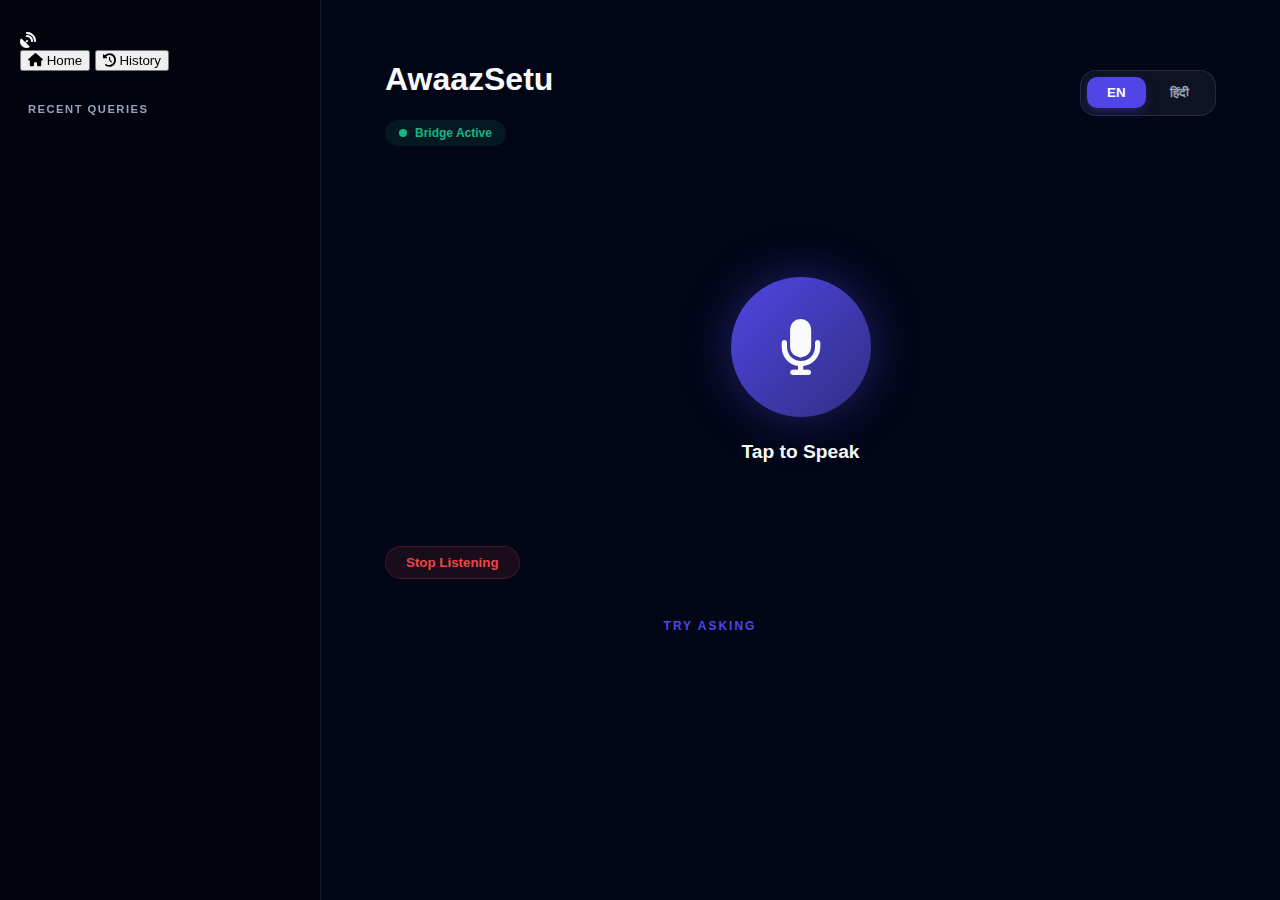
<file: public/index.html>
<!DOCTYPE html>
<html lang="en">
<head>
    <meta charset="UTF-8">
    <meta name="viewport" content="width=device-width, initial-scale=1.0">
    <title>AwaazSetu | Elite Voice Bridge</title>
    <link rel="stylesheet" href="styles.css">
    <link rel="stylesheet" href="https://cdnjs.cloudflare.com/ajax/libs/font-awesome/6.4.0/css/all.min.css">
</head>
<body>
    <div class="app-layout">
        <aside class="sidebar">
            <div class="side-logo-container"><i class="fas fa-satellite-dish"></i></div>
            <nav class="side-nav">
                <button class="nav-btn active"><i class="fas fa-home"></i> <span id="nav-home">Home</span></button>
                <button class="nav-btn" onclick="window.location.href='history.html'">
                    <i class="fas fa-history"></i> <span id="nav-hist">History</span>
                </button>
            </nav>
            <div class="history-label" id="side-recent">RECENT QUERIES</div>
            <div id="history-list" class="history-container"></div>
        </aside>

        <main class="main-content">
            <header class="top-bar">
                <div class="brand-container">
                    <h1 class="glow-text">AwaazSetu</h1>
                    <div class="status-pill"><span class="pulse-dot"></span> <span id="status-text">Bridge Active</span></div>
                </div>
                <div class="language-pill">
                    <button class="lang-btn active" data-lang="en">EN</button>
                    <button class="lang-btn" data-lang="hi">हिंदी</button>
                </div>
            </header>

            <div class="interaction-zone">
                <div class="interaction-card">
                    <div class="mic-portal" id="mic-button">
                        <div class="inner-circle" id="mic-container"><i class="fas fa-microphone"></i></div>
                        <h2 id="mic-label">Tap to Speak</h2>
                    </div>
                    <button id="pause-btn" class="stop-trigger">Stop Listening</button>
                    <div class="response-panel" id="response-section" style="display: none; margin-top:20px;">
                        <p id="response-text" style="color: white;"></p>
                    </div>
                </div>

                <div class="suggestion-section" style="width: 100%; max-width: 650px; margin-top: 40px; text-align: center;">
                    <p id="grid-label" style="font-size:0.75rem; color:var(--primary); font-weight:800; letter-spacing:2px;">TRY ASKING</p>
                    <div id="command-grid" class="command-grid-layout"></div>
                </div>
            </div>
        </main>
    </div>
    <textarea id="user-input" style="display:none;"></textarea>
    <script src="app.js"></script>
</body>
</html>
</file>
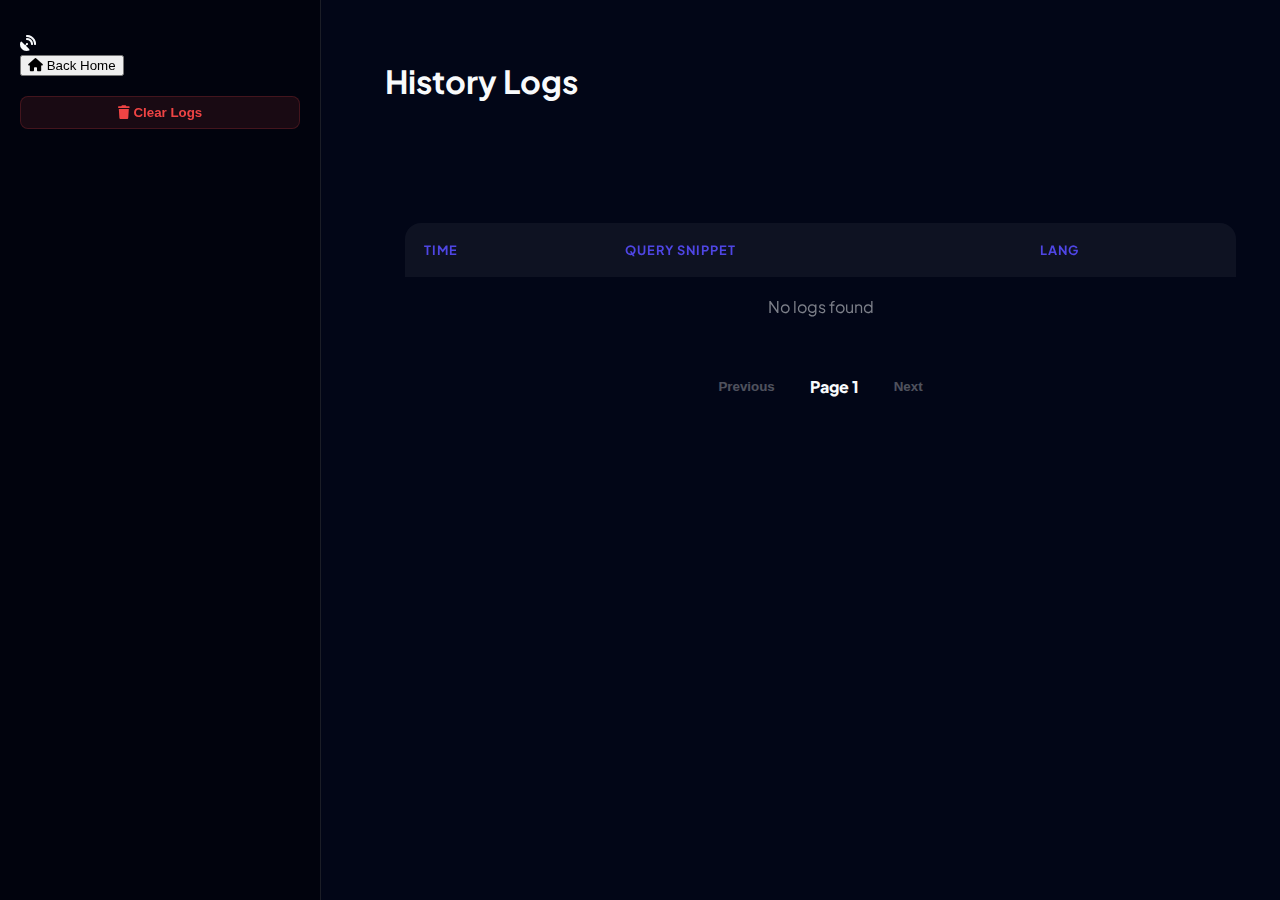
<file: public/history.html>
<!DOCTYPE html>
<html lang="en">
<head>
    <meta charset="UTF-8">
    <meta name="viewport" content="width=device-width, initial-scale=1.0">
    <title>AwaazSetu | Activity Logs</title>
    <link rel="stylesheet" href="styles.css">
    <link rel="stylesheet" href="https://cdnjs.cloudflare.com/ajax/libs/font-awesome/6.4.0/css/all.min.css">
    <link href="https://fonts.googleapis.com/css2?family=Plus+Jakarta+Sans:wght@400;600;800&display=swap" rel="stylesheet">
    <style>
        .history-table { width: 100%; border-collapse: collapse; margin-top: 2rem; background: var(--glass); border-radius: 16px; overflow: hidden; backdrop-filter: blur(20px); }
        .history-table th, .history-table td { padding: 1.2rem; text-align: left; border-bottom: 1px solid var(--border); }
        .history-table th { background: rgba(255,255,255,0.05); color: var(--primary); text-transform: uppercase; font-size: 0.8rem; letter-spacing: 1px; }
        .pagination { margin: 2rem 0; display: flex; gap: 15px; justify-content: center; align-items: center; }
        .page-btn { background: var(--glass); border: 1px solid var(--border); color: white; padding: 10px 20px; border-radius: 8px; cursor: pointer; transition: 0.3s; font-weight: 600; }
        .page-btn:disabled { opacity: 0.3; cursor: not-allowed; }
        .page-btn:hover:not(:disabled) { background: var(--primary); }
        .clear-btn { background: rgba(239, 68, 68, 0.1); color: #ef4444; border: 1px solid rgba(239, 68, 68, 0.2); padding: 8px 16px; border-radius: 8px; cursor: pointer; font-weight: 700; margin-top: 20px; }
    </style>
</head>
<body>
    <div class="app-layout">
        <aside class="sidebar">
            <div class="side-logo-container"><i class="fas fa-satellite-dish"></i></div>
            <nav class="side-nav">
                <button class="nav-btn" onclick="window.location.href='index.html'"><i class="fas fa-home"></i> <span>Back Home</span></button>
            </nav>
            <button class="clear-btn" onclick="clearLogs()"><i class="fas fa-trash"></i> Clear Logs</button>
        </aside>
        <main class="main-content">
            <header class="top-bar">
                <div class="brand-container"><h1 class="glow-text">History Logs</h1></div>
            </header>
            <div style="max-width: 900px; margin: 0 auto; width: 100%; padding: 20px;">
                <table class="history-table">
                    <thead><tr><th>Time</th><th>Query Snippet</th><th>Lang</th></tr></thead>
                    <tbody id="history-body"></tbody>
                </table>
                <div class="pagination">
                    <button id="prev-btn" class="page-btn">Previous</button>
                    <span id="page-num" style="font-weight: 800;">Page 1</span>
                    <button id="next-btn" class="page-btn">Next</button>
                </div>
            </div>
        </main>
    </div>
    <script>
        let currentPage = 1;
        const itemsPerPage = 10;
        let fullHistory = JSON.parse(localStorage.getItem('awaazSetu_FullHistory') || '[]');

        function renderPage(page) {
            const start = (page - 1) * itemsPerPage;
            const end = start + itemsPerPage;
            const items = fullHistory.slice(start, end);
            const tbody = document.getElementById('history-body');
            
            if (items.length === 0) {
                tbody.innerHTML = "<tr><td colspan='3' style='text-align:center; opacity:0.5;'>No logs found</td></tr>";
            } else {
                tbody.innerHTML = items.map(i => `<tr><td>${i.time}</td><td>${i.text}</td><td>${i.lang.toUpperCase()}</td></tr>`).join('');
            }

            document.getElementById('page-num').textContent = `Page ${page}`;
            document.getElementById('prev-btn').disabled = page === 1;
            document.getElementById('next-btn').disabled = end >= fullHistory.length;
        }

        function clearLogs() {
            if(confirm("Wipe all query history?")) {
                localStorage.removeItem('awaazSetu_FullHistory');
                fullHistory = [];
                renderPage(1);
            }
        }

        document.getElementById('prev-btn').onclick = () => { if(currentPage > 1) renderPage(--currentPage); };
        document.getElementById('next-btn').onclick = () => { if(currentPage * itemsPerPage < fullHistory.length) renderPage(++currentPage); };
        renderPage(1);
    </script>
</body>
</html>
</file>
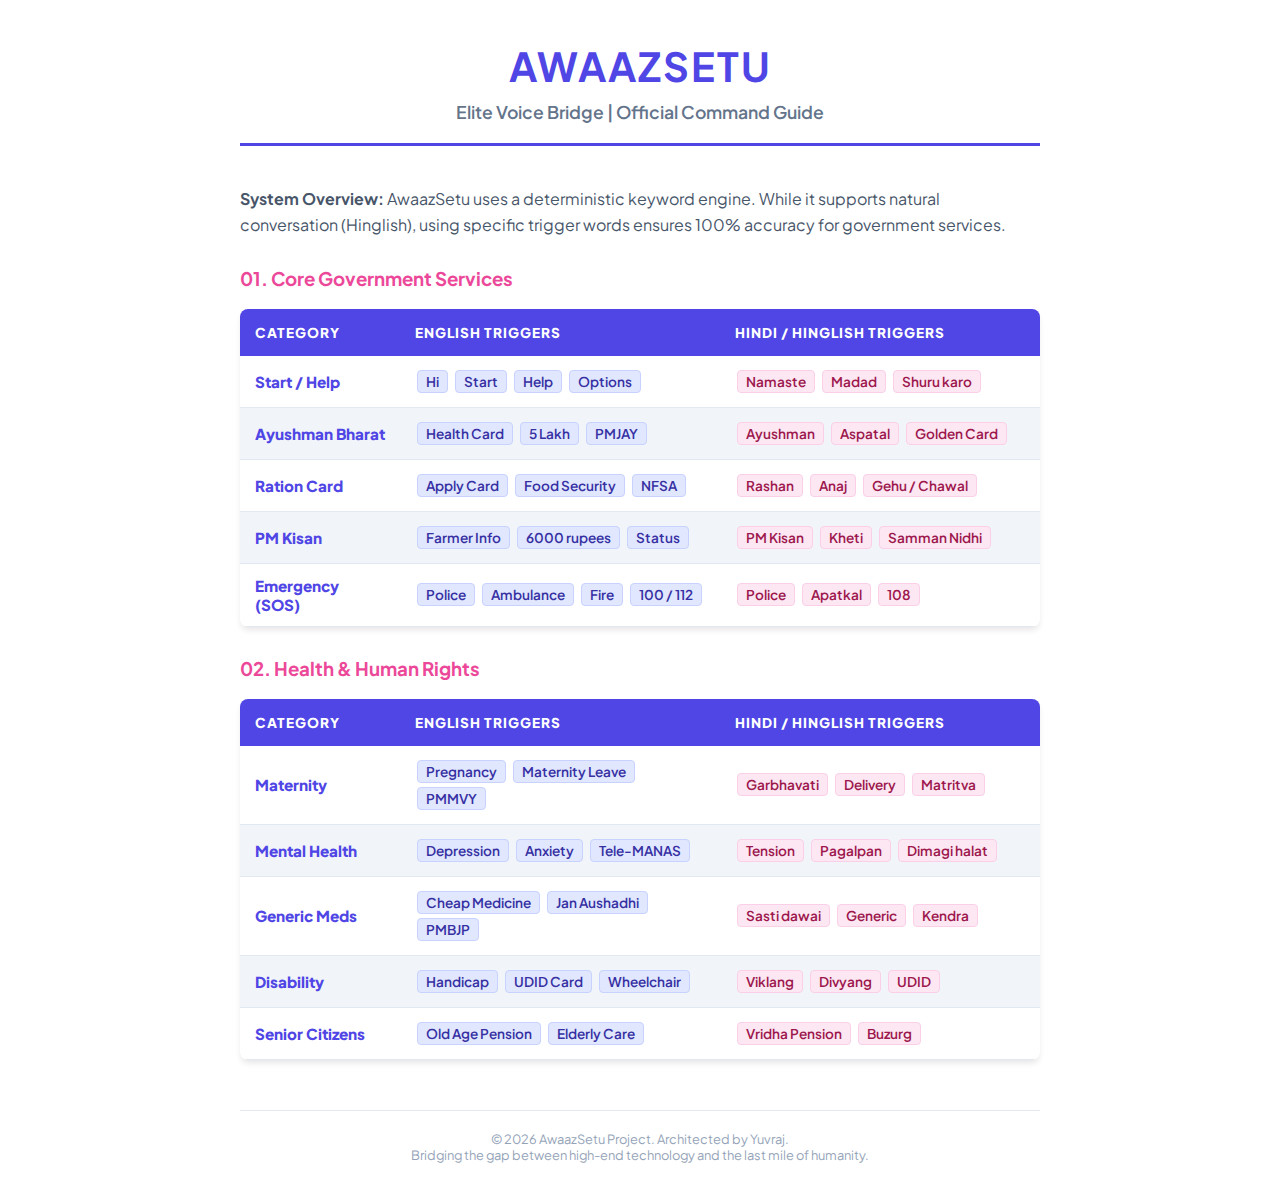
<file: static/docs/Command_Guide.html>
<!DOCTYPE html>
<html lang="en">
<head>
    <meta charset="UTF-8">
    <title>AwaazSetu Command Guide</title>
    <style>
        @import url('https://fonts.googleapis.com/css2?family=Plus+Jakarta+Sans:wght@400;600;800&display=swap');
        
        body {
            font-family: 'Plus Jakarta Sans', sans-serif;
            color: #1e293b;
            max-width: 800px;
            margin: 0 auto;
            padding: 40px;
        }

        /* Branding Colors */
        :root {
            --primary: #4f46e5; /* Indigo */
            --secondary: #ec4899; /* Pink */
            --bg-light: #f8fafc;
        }

        /* Header Styling */
        header {
            text-align: center;
            margin-bottom: 40px;
            border-bottom: 3px solid var(--primary);
            padding-bottom: 20px;
        }
        h1 {
            color: var(--primary);
            font-size: 2.5rem;
            margin: 0;
            text-transform: uppercase;
            letter-spacing: 2px;
        }
        .subtitle {
            color: #64748b;
            font-size: 1.1rem;
            font-weight: 600;
            margin-top: 10px;
        }

        /* Table Styling */
        table {
            width: 100%;
            border-collapse: collapse;
            margin-bottom: 30px;
            box-shadow: 0 4px 6px -1px rgba(0, 0, 0, 0.1);
            border-radius: 8px;
            overflow: hidden;
        }
        
        thead {
            background: var(--primary);
            color: white;
        }
        
        th {
            text-align: left;
            padding: 15px;
            font-weight: 800;
            text-transform: uppercase;
            font-size: 0.85rem;
            letter-spacing: 1px;
        }

        td {
            padding: 12px 15px;
            border-bottom: 1px solid #e2e8f0;
            font-size: 0.95rem;
        }

        tr:nth-child(even) {
            background-color: #f1f5f9;
        }

        /* Badge Styling for Commands */
        .cmd {
            display: inline-block;
            background: #e0e7ff;
            color: #3730a3;
            padding: 2px 8px;
            border-radius: 4px;
            font-size: 0.85rem;
            font-weight: 600;
            margin: 2px;
            border: 1px solid #c7d2fe;
        }
        .cmd-hi {
            background: #fce7f3;
            color: #9d174d;
            border-color: #fbcfe8;
        }

        /* Category Labels */
        .category {
            font-weight: 800;
            color: var(--primary);
        }

        /* Footer */
        .footer {
            text-align: center;
            font-size: 0.8rem;
            color: #94a3b8;
            margin-top: 50px;
            border-top: 1px solid #e2e8f0;
            padding-top: 20px;
        }
    </style>
</head>
<body>

    <header>
        <h1>AwaazSetu</h1>
        <div class="subtitle">Elite Voice Bridge | Official Command Guide</div>
    </header>

    <div style="margin-bottom: 30px; color: #475569; line-height: 1.6;">
        <strong>System Overview:</strong> AwaazSetu uses a deterministic keyword engine. While it supports natural conversation (Hinglish), using specific trigger words ensures 100% accuracy for government services.
    </div>

    <h3 style="color:var(--secondary);">01. Core Government Services</h3>
    <table>
        <thead>
            <tr>
                <th width="20%">Category</th>
                <th width="40%">English Triggers</th>
                <th width="40%">Hindi / Hinglish Triggers</th>
            </tr>
        </thead>
        <tbody>
            <tr>
                <td class="category">Start / Help</td>
                <td><span class="cmd">Hi</span> <span class="cmd">Start</span> <span class="cmd">Help</span> <span class="cmd">Options</span></td>
                <td><span class="cmd cmd-hi">Namaste</span> <span class="cmd cmd-hi">Madad</span> <span class="cmd cmd-hi">Shuru karo</span></td>
            </tr>
            <tr>
                <td class="category">Ayushman Bharat</td>
                <td><span class="cmd">Health Card</span> <span class="cmd">5 Lakh</span> <span class="cmd">PMJAY</span></td>
                <td><span class="cmd cmd-hi">Ayushman</span> <span class="cmd cmd-hi">Aspatal</span> <span class="cmd cmd-hi">Golden Card</span></td>
            </tr>
            <tr>
                <td class="category">Ration Card</td>
                <td><span class="cmd">Apply Card</span> <span class="cmd">Food Security</span> <span class="cmd">NFSA</span></td>
                <td><span class="cmd cmd-hi">Rashan</span> <span class="cmd cmd-hi">Anaj</span> <span class="cmd cmd-hi">Gehu / Chawal</span></td>
            </tr>
            <tr>
                <td class="category">PM Kisan</td>
                <td><span class="cmd">Farmer Info</span> <span class="cmd">6000 rupees</span> <span class="cmd">Status</span></td>
                <td><span class="cmd cmd-hi">PM Kisan</span> <span class="cmd cmd-hi">Kheti</span> <span class="cmd cmd-hi">Samman Nidhi</span></td>
            </tr>
            <tr>
                <td class="category">Emergency (SOS)</td>
                <td><span class="cmd">Police</span> <span class="cmd">Ambulance</span> <span class="cmd">Fire</span> <span class="cmd">100 / 112</span></td>
                <td><span class="cmd cmd-hi">Police</span> <span class="cmd cmd-hi">Apatkal</span> <span class="cmd cmd-hi">108</span></td>
            </tr>
        </tbody>
    </table>

    <h3 style="color:var(--secondary);">02. Health & Human Rights</h3>
    <table>
        <thead>
            <tr>
                <th width="20%">Category</th>
                <th width="40%">English Triggers</th>
                <th width="40%">Hindi / Hinglish Triggers</th>
            </tr>
        </thead>
        <tbody>
            <tr>
                <td class="category">Maternity</td>
                <td><span class="cmd">Pregnancy</span> <span class="cmd">Maternity Leave</span> <span class="cmd">PMMVY</span></td>
                <td><span class="cmd cmd-hi">Garbhavati</span> <span class="cmd cmd-hi">Delivery</span> <span class="cmd cmd-hi">Matritva</span></td>
            </tr>
            <tr>
                <td class="category">Mental Health</td>
                <td><span class="cmd">Depression</span> <span class="cmd">Anxiety</span> <span class="cmd">Tele-MANAS</span></td>
                <td><span class="cmd cmd-hi">Tension</span> <span class="cmd cmd-hi">Pagalpan</span> <span class="cmd cmd-hi">Dimagi halat</span></td>
            </tr>
            <tr>
                <td class="category">Generic Meds</td>
                <td><span class="cmd">Cheap Medicine</span> <span class="cmd">Jan Aushadhi</span> <span class="cmd">PMBJP</span></td>
                <td><span class="cmd cmd-hi">Sasti dawai</span> <span class="cmd cmd-hi">Generic</span> <span class="cmd cmd-hi">Kendra</span></td>
            </tr>
            <tr>
                <td class="category">Disability</td>
                <td><span class="cmd">Handicap</span> <span class="cmd">UDID Card</span> <span class="cmd">Wheelchair</span></td>
                <td><span class="cmd cmd-hi">Viklang</span> <span class="cmd cmd-hi">Divyang</span> <span class="cmd cmd-hi">UDID</span></td>
            </tr>
            <tr>
                <td class="category">Senior Citizens</td>
                <td><span class="cmd">Old Age Pension</span> <span class="cmd">Elderly Care</span></td>
                <td><span class="cmd cmd-hi">Vridha Pension</span> <span class="cmd cmd-hi">Buzurg</span></td>
            </tr>
        </tbody>
    </table>

    <div class="footer">
        © 2026 AwaazSetu Project. Architected by Yuvraj. <br>
        Bridging the gap between high-end technology and the last mile of humanity.
    </div>

</body>
</html>
</file>
<file: public/styles.css>
/* ============================================================
   AWAAZSETU ELITE UI - MISSION CRITICAL STYLING
   ============================================================ */

:root {
    --primary: #4f46e5;
    --primary-glow: rgba(79, 70, 229, 0.4);
    --accent-success: #10b981;
    --bg-dark: #020617;
    --glass-bg: rgba(255, 255, 255, 0.03);
    --glass-border: rgba(255, 255, 255, 0.1);
    --text-main: #f8fafc;
    --text-muted: #94a3b8;
}

/* 1. Global Layout Fixes */
body {
    margin: 0;
    padding: 0;
    font-family: 'Plus Jakarta Sans', -apple-system, sans-serif;
    background-color: var(--bg-dark);
    color: var(--text-main);
    height: 100vh;
    overflow: hidden; /* Prevents double scrollbars */
}

/* Cinematic Background */
.mesh-gradient {
    position: fixed;
    top: 0;
    left: 0;
    width: 100%;
    height: 100%;
    background: radial-gradient(at 0% 0%, #1e1b4b 0, transparent 50%),
                radial-gradient(at 100% 0%, #312e81 0, transparent 50%),
                radial-gradient(at 50% 100%, #1e1b4b 0, transparent 50%);
    z-index: -1;
}

/* 2. Sidebar & History Architecture */
.app-layout {
    display: flex;
    height: 100vh;
    width: 100%;
}

.sidebar {
    width: 280px;
    background: rgba(0, 0, 0, 0.4);
    backdrop-filter: blur(25px);
    border-right: 1px solid var(--glass-border);
    display: flex;
    flex-direction: column;
    padding: 2rem 1.25rem;
    z-index: 100;
}

.history-label {
    font-size: 0.7rem;
    font-weight: 800;
    color: var(--text-muted);
    letter-spacing: 1.5px;
    margin: 2rem 0 1rem 0.5rem;
    text-transform: uppercase;
}

.history-container {
    flex: 1;
    overflow-y: auto;
    display: flex;
    flex-direction: column;
    gap: 12px;
}

.history-item {
    background: var(--glass-bg);
    padding: 14px;
    border-radius: 14px;
    font-size: 0.85rem;
    border: 1px solid var(--glass-border);
    cursor: pointer;
    transition: all 0.2s ease;
    white-space: nowrap;
    overflow: hidden;
    text-overflow: ellipsis;
}

.history-item:hover {
    background: rgba(255, 255, 255, 0.08);
    border-color: var(--primary-light);
    transform: translateX(4px);
}

/* 3. Main Content Area */
.main-content {
    flex: 1;
    display: flex;
    flex-direction: column;
    padding: 2.5rem 4rem;
    overflow-y: auto;
    position: relative;
}

/* Top Bar & Status */
.top-bar {
    display: flex;
    justify-content: space-between;
    align-items: center;
    margin-bottom: 3rem;
}

.status-pill {
    background: rgba(16, 185, 129, 0.1);
    color: var(--accent-success);
    padding: 6px 14px;
    border-radius: 100px;
    font-size: 0.75rem;
    font-weight: 600;
    display: inline-flex;
    align-items: center;
    gap: 8px;
}

.pulse-dot {
    width: 8px;
    height: 8px;
    background: var(--accent-success);
    border-radius: 50%;
    animation: statusPulse 1.8s infinite;
}

/* 4. The Interactive Mic Portal */
.mic-portal {
    position: relative;
    width: 240px;
    height: 240px;
    margin: 4rem auto 2rem;
    display: flex;
    flex-direction: column;
    align-items: center;
    justify-content: center;
    cursor: pointer;
}

.inner-circle {
    width: 140px;
    height: 140px;
    background: linear-gradient(135deg, var(--primary), #312e81);
    border-radius: 50%;
    display: flex;
    align-items: center;
    justify-content: center;
    font-size: 3.5rem;
    box-shadow: 0 0 50px var(--primary-glow);
    transition: 0.5s cubic-bezier(0.175, 0.885, 0.32, 1.275);
    z-index: 5;
}

.outer-glow {
    position: absolute;
    width: 100%;
    height: 100%;
    border-radius: 50%;
    border: 1px dashed var(--glass-border);
    animation: rotatePortal 20s linear infinite;
}

#mic-label {
    margin-top: 1.5rem;
    font-weight: 700;
    font-size: 1.2rem;
    color: var(--primary-light);
}

/* 5. Response Panel (Glassmorphism 2.0) */
.response-panel {
    background: var(--glass-bg);
    border: 1px solid var(--glass-border);
    backdrop-filter: blur(40px);
    border-radius: 32px;
    padding: 2.5rem;
    margin-top: 2rem;
    box-shadow: 0 25px 50px -12px rgba(0, 0, 0, 0.5);
    animation: panelSlideUp 0.6s cubic-bezier(0.23, 1, 0.32, 1);
}

.resp-head {
    display: flex;
    align-items: center;
    gap: 12px;
    color: var(--primary-light);
    margin-bottom: 1.25rem;
    font-weight: 600;
    font-size: 1.1rem;
}

#response-text {
    font-size: 1.15rem;
    line-height: 1.7;
    color: rgba(255, 255, 255, 0.9);
}

/* 6. Animations */
@keyframes rotatePortal {
    from { transform: rotate(0deg); }
    to { transform: rotate(360deg); }
}

@keyframes statusPulse {
    0% { transform: scale(1); opacity: 1; }
    50% { transform: scale(1.4); opacity: 0.5; }
    100% { transform: scale(1); opacity: 1; }
}

@keyframes panelSlideUp {
    from { opacity: 0; transform: translateY(60px); }
    to { opacity: 1; transform: translateY(0); }
}

/* 7. Language Toggle */
.language-pill {
    background: rgba(255, 255, 255, 0.05);
    padding: 6px;
    border-radius: 16px;
    border: 1px solid var(--glass-border);
}

.lang-btn {
    background: none;
    border: none;
    color: var(--text-muted);
    padding: 8px 20px;
    border-radius: 10px;
    font-weight: 700;
    cursor: pointer;
    transition: 0.3s ease;
}

.lang-btn.active {
    background: var(--primary);
    color: white;
    box-shadow: 0 4px 12px rgba(79, 70, 229, 0.3);
}

/* 8. Utility Classes */
.stop-trigger {
    background: rgba(239, 68, 68, 0.1);
    color: #ef4444;
    border: 1px solid rgba(239, 68, 68, 0.2);
    padding: 8px 20px;
    border-radius: 100px;
    font-weight: 600;
    cursor: pointer;
    margin-top: 1rem;
    transition: 0.3s;
}

.stop-trigger:hover {
    background: #ef4444;
    color: white;
}
</file>
